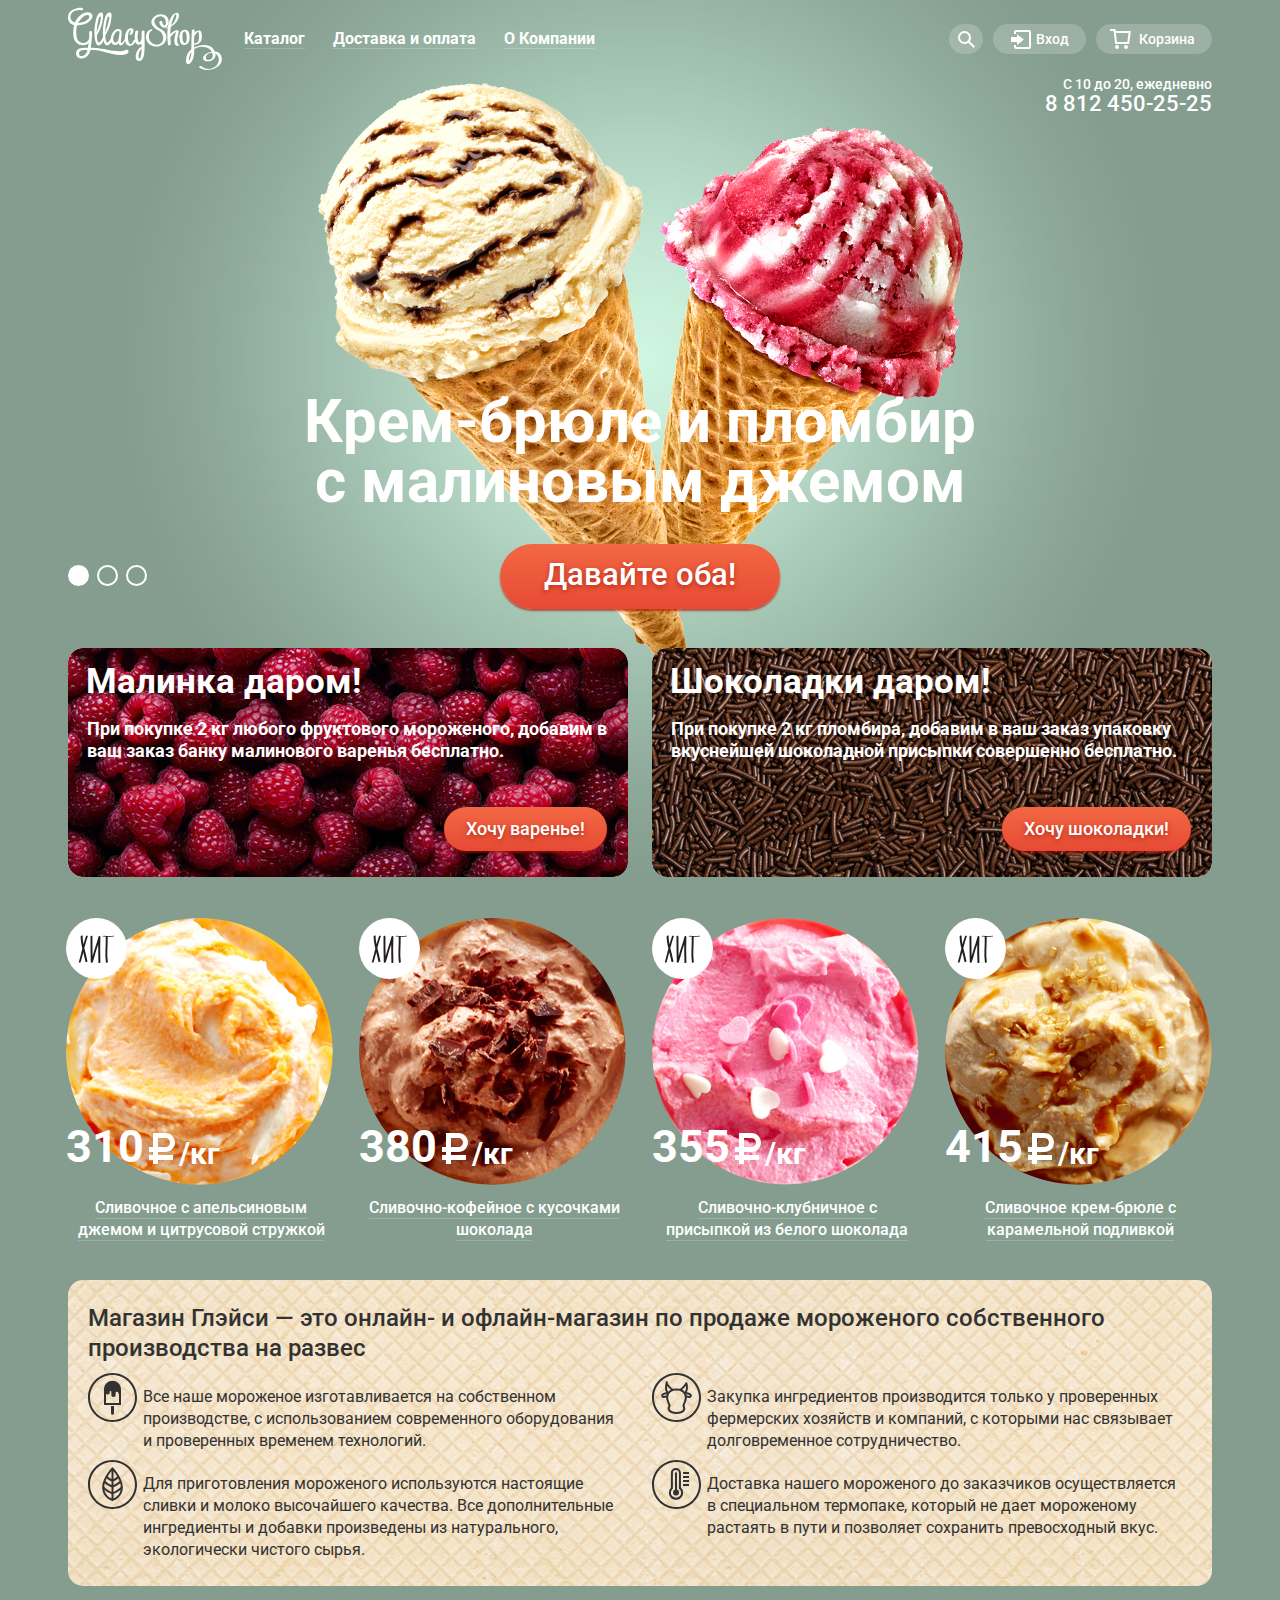
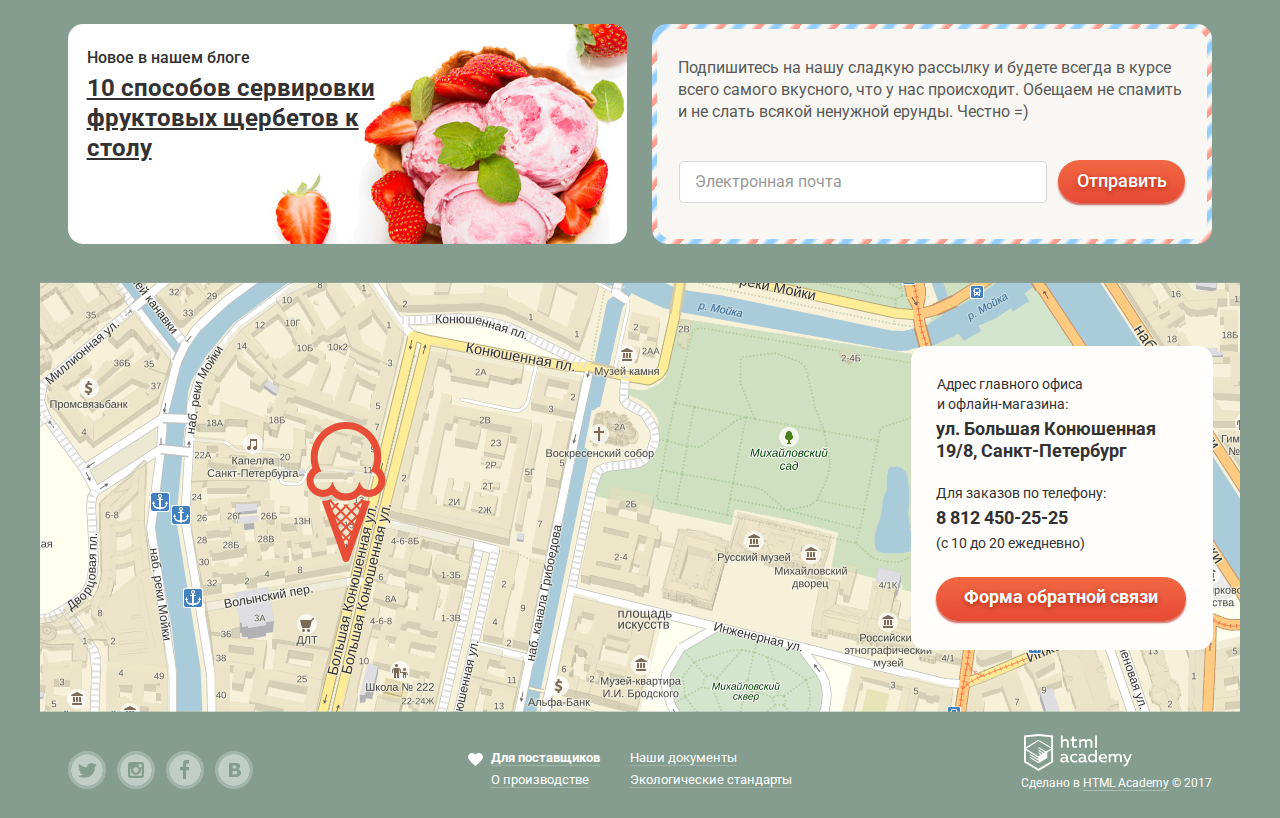
<file: index.html>
<!DOCTYPE html>
<html lang="ru">
  <head>
    <meta charset="utf-8">
    <title>Gllasy Shop</title>
    <link href="https://fonts.googleapis.com/css?family=Roboto:400,500,700&amp;subset=cyrillic" rel="stylesheet">
    <link href="css/normalize-min.css" rel="stylesheet">
    <link href="css/style-min.css" rel="stylesheet">
  </head>

  <body>
    <input class="filter-toggle" type="radio" id="product-1" name="toggle" checked>
    <input class="filter-toggle" type="radio" id="product-2" name="toggle">
    <input class="filter-toggle" type="radio" id="product-3" name="toggle">
    
    <div class="site-wrapper">
      <div class="content">
        <header class="main-header">
          <a class="main-header-logo">
            <img src="img/logo.svg" width="154" height="64" alt="Логотип Gllasy">
          </a>
          <nav class="main-navigation">
            <ul class="site-navigation">
              <li class="site-navigation-submenu">
                <a href="#" class="site-navigation-link">Каталог</a>
                <div>
                  <ul class="site-navigation-catalog-submenu">
                    <li class="submenu-item-new"><a  href="#">Новинки</a></li>
                    <li><a class="catalog-submenu-link" href="catalog.html">Сливочное</a></li>
                    <li><a class="catalog-submenu-link" href="#">Щербеты</a></li>
                    <li><a class="catalog-submenu-link" href="#">Фруктовый лед</a></li>
                    <li><a class="catalog-submenu-link" href="#">Мелорин</a></li>
                  </ul>
                </div>
              </li>

              <li class="site-navigation-delivey">
                <a class="site-navigation-link" href="#">Доставка и оплата</a>
              </li>

              <li class="site-navigation-company">
                <a class="site-navigation-link" href="#">О Компании</a>
              </li>
            </ul>

            <ul class="user-navigation">
              <li class="user-navigation-search">
                <a class="user-navigation-search-link user-navigation-link" href="#"> <span class="visually-hidden">Поиск</span></a>

                <form class="user-navigation-search-form" action="https://echo.htmlacademy.ru" method="get">
                  <label for="search-string" class="visually-hidden">Поиск по сайту</label>
                  <input class="user-navigation-search-string input-text" type="search" id="search-string"  placeholder="Что ищем?" name="search">
                </form>
              </li>

              <li class="user-navigation-login">
                <a class="user-navigation-login-link user-navigation-link" href="#">Вход</a>

                <form class="user-navigation-login-form" method="post" action="https://echo.htmlacademy.ru">
                  <fieldset class="user-navigation-login-fieldset">
                    <legend class="visually-hidden">Вход</legend>
                    <p>
                      <label class="visually-hidden" for="user-login" >Электронная почта</label>
                      <input class="user-navigation-login-input input-text" id="user-login" type="text" name="login" placeholder="Электронная почта" required>
                    </p>
                    <p>
                      <label class="visually-hidden" for="user-password">Пароль</label>
                      <input class="user-navigation-login-input input-text" id="user-password" type="password" name="password" placeholder="Пароль" required>
                    </p>

                    <button class="button" type="submit">Войти</button>
                    <div class="form-login-link-wrapp">
                      <a class="form-login-link" href="#">Забыли пароль?</a>
                      <a class="form-login-link" href="#">Новая регистрация</a>
                    </div>
                  </fieldset>
                </form>
              </li>

              <li class="user-navigation-basket">
                <a class="user-navigation-basket-link user-navigation-link" href="#">Корзина</a>

                <form class="user-navigation-basket-form" action="https://echo.htmlacademy.ru" method="post">
                  <fieldset>
                    <legend class="visually-hidden">Список товаров</legend>
                    <output name="basket-orders"></output>
                  </fieldset>
                  <button type="submit" class="main-header-user-basket-button">Оформить заказ</button>
                </form>
              </li>
            </ul>
          </nav>
        </header>

        <main class="main-container">
          <h1 class="visually-hidden">Магазин мороженого Gllacy</h1>

          <div class="contacts-schedule-telephone">
            <p class="schedule">С 10 до 20, ежедневно</p>
            <p class="telephone">8 812 450-25-25</p>
          </div>

          <section class="slider">
            <div class="slider-controls">
              <label for="product-1">Первый</label>
              <label for="product-2">Второй</label>
              <label for="product-3">Третий</label>
            </div>
            <ul class="slider-list">
              <li class="slider-item slide" id="slide1">
                <h3 class="slide-title">
                  Крем-брюле и пломбир с малиновым джемом
                </h3>
                <a class="button slide-button" href="#">Давайте оба!</a>
              </li>

              <li class="slider-item slide" id="slide2">
                <h3 class="slide-title">
                  Шоколадный пломбир и лимонный сорбет
                </h3>
                <a class="button slide-button" href="#">Давайте оба!</a>
              </li>

              <li class="slider-item slide" id="slide3">
                <h3 class="slide-title">
                  Пломбир с помадкой и клубничный щербет
                </h3>
                <a class="button slide-button" href="#">Давайте оба!</a>
              </li>
            </ul>
          </section>

          <section class="action">
            <div class="action-raspberry">
              <h2>Малинка даром!</h2>
              <p>
                При покупке 2 кг любого фруктового мороженого,
                добавим в ваш заказ банку малинового варенья бесплатно.

              </p>
              <a class="button link" href="news.html">Хочу варенье!</a>
            </div>

            <div class="action-chocolate">
              <h2>Шоколадки даром!</h2>
              <p>
                При покупке 2 кг пломбира, добавим в ваш заказ упаковку
                вкуснейшей шоколадной присыпки  совершенно бесплатно.
              </p>
              <a class="button link" href="news.html">Хочу шоколадки!</a>
            </div>
          </section>

          <section class="catalog">
            <h2 class="visually-hidden">Витрина</h2>
            <ul class="catalog-list">
              <li class="catalog-item item-hit">
                <img src="img/ice_cream1.png" width="267" height="267" alt=" ">
                <p>310<span>/кг</span></p>

                <div class="catalog-back">
                  <a class="button catalog-button">Быстрый просмотр</a>
                </div>
                 <a class="catalog-title-link">Сливочное с апельсиновым джемом и цитрусовой стружкой</a>
              </li>

              <li class="catalog-item item-hit">
                <img src="img/ice_cream2.png" width="267" height="267" alt=" ">
                <p>380<span>/кг</span></p>
                <div class="catalog-back">
                  <a class="button catalog-button">Быстрый просмотр</a>
                </div>
                <a class="catalog-title-link">Сливочно-кофейное с кусочками шоколада</a>
                </li>

              <li class="catalog-item item-hit">
                <img src="img/ice_cream3.png" width="267" height="267" alt=" ">
                <p>355<span>/кг</span></p>
                <div class="catalog-back">
                  <a class="button catalog-button">Быстрый просмотр</a>
                </div>
                <a class="catalog-title-link">Сливочно-клубничное с присыпкой из белого шоколада</a>
              </li>

              <li class="catalog-item item-hit">
                <img src="img/ice_cream4.png" width="267" height="267" alt=" ">
                <p>415<span>/кг</span></p>

                <div class="catalog-back">
                  <a class="button catalog-button">Быстрый просмотр</a>
                </div>
                <a class="catalog-title-link">Сливочное крем-брюле с карамельной подливкой</a>
              </li>
            </ul>
          </section>

          <section class="seo">
            <h2>
              Магазин Глэйси — это онлайн- и офлайн-магазин по продаже мороженого собственного производства на развес
            </h2>
            <ul class="seo-list">
              <li class="seo-item ice-cream">
                <p>
                  Все наше мороженое изготавливается на собственном производстве, с использованием
                  современного оборудования и проверенных временем технологий.
                </p>
              </li>

              <li class="seo-item cow">
                <p>
                  Закупка ингредиентов  производится только у проверенных фермерских хозяйств и компаний,
                  с которыми нас связывает долговременное сотрудничество.
                </p>
              </li>

              <li class="seo-item eco">
                <p>
                  Для приготовления мороженого используются настоящие сливки и молоко высочайшего качества.
                  Все дополнительные ингредиенты и добавки произведены из натурального, экологически чистого сырья.
                </p>
              </li>

              <li class="seo-item thermometer">
                <p>
                  Доставка нашего мороженого до заказчиков осуществляется в специальном термопаке,
                  который не дает мороженому растаять в пути и позволяет сохранить превосходный вкус.
                </p>
              </li>
            </ul>
          </section>

          <section class="subscription">
            <div class="subscription-wrapper-gradien">
              <div class="subscription-wrapper">
                <h2 class="visually-hidden">Подписка</h2>
                <p>
                  Подпишитесь на нашу сладкую рассылку и будете всегда
                  в курсе всего самого вкусного, что у нас происходит.
                  Обещаем не спамить и не слать всякой ненужной ерунды. Честно =)
                </p>
                <form class="question" method="post" action="https://echo.htmlacademy.ru">
                  <label for="question-email" class="visually-hidden">Email</label>
                  <input class="question-email-input input-text" type="email" id="question-email" name="question-email" required  placeholder="Электронная почта">
                  <button type="submit" class="button">Отправить</button>
                </form>
              </div>
            </div>

            <article class="news">
              <h2> Новое в нашем блоге</h2>
              <a href="#"> 10 способов сервировки фруктовых щербетов к столу </a>
            </article>
          </section>

          <section class="contacts">
            <div class="maps">
              <img class="map-img" src="img/map.png" width="1200" height="430" alt="Логотип Gllasy">
              <iframe src="https://www.google.com/maps/embed?pb=!1m18!1m12!1m3!1d1998.5991043651586!2d30.320894616097!3d59.938794181876254!2m3!1f0!2f0!3f0!3m2!1i1024!2i768!4f13.1!3m3!1m2!1s0x4696310fca5ba729%3A0xea9c53d4493c879f!2z0JHQvtC70YzRiNCw0Y8g0JrQvtC90Y7RiNC10L3QvdCw0Y8g0YPQuy4sIDE5LCDQodCw0L3QutGCLdCf0LXRgtC10YDQsdGD0YDQsywgMTkxMTg2!5e0!3m2!1sru!2sru!4v1522449715020" width="1200" height="430" style="border:0" allowfullscreen></iframe>
            </div>
            <div class="contacts-info">
              <h2 class="visually-hidden">Контакты</h2>
              <p class="contacts-address-title">Адрес главного офиса и офлайн-магазина:</p>
              <p class="contacts-address">ул. Большая Конюшенная 19/8, Санкт-Петербург</p>
              <p class="contacts-telephone-title">Для заказов по телефону:</p>
              <p class="contacts-telephone">8 812 450-25-25</p>
              <p class="contacts-string-time">(с 10 до 20 ежедневно)</p>
              <a class="button contacts-button">Форма обратной связи</a>
            </div>
          </section>

          <section class="feedback-container">
            <h3 class="feedback-heading">Мы обязательно вам ответим!</h3>
            <form class="feedback-form" action="http://echo.htmlacademy.ru" method="post">
              <p>
                <label class="visually-hidden" for="feedback-name">Как вас зовут?</label>
                <input class="feedback-name-field input-text" id="feedback-name" type="text" name="feedback-name" value="" placeholder="Как вас зовут?" required>
              </p>
              <p>
                <label class="visually-hidden" for="feedback-email">Ваша почта для ответа</label>
                <input class="feedback-email-field input-text" id="feedback-email" type="email" name="feedback-email" value="" placeholder="Ваша почта для ответа" required>
              </p>
              <p>
                <label class="visually-hidden" for="feedback-wishes">Ваши пожелания</label>
                <textarea  class="feedback-wishes-field input-text" id="feedback-wishes" name="feedback-wishes" rows="6" cols="40" placeholder="Напишите что-нибудь..." required></textarea>
              </p>
              <div class="feedback-button-wrapper">
                <button class="button" type="submit">Отправить</button>
              </div>
            </form>
            <button class="modal-close" type="button"><span class="visually-hidden">Закрыть</span></button>
          </section>
        </main>

        <footer class="main-footer">
          <section class="footer-social">
            <h2 class="visually-hidden">Мы в соц. сетях</h2>
            <ul class= "social-list">
              <li class= "social-item">
                 <a class="social-button" href="#" aria-label="Twitter">
                  <svg xmlns="http://www.w3.org/2000/svg" width="32" height="32" viewBox="0 0 32 32"><path class="svg-fill" fill="#FFF" d="M16 0C7.164 0 0 7.164 0 16c0 8.837 7.164 16 16 16 8.837 0 16-7.163 16-16 0-8.836-7.163-16-16-16zm7.944 12.809c-.251 6.516-3.463 10.832-10.992 10.702h-.486c-.447 0-4.543-.443-5.344-1.823 2.479.19 4.247-.406 5.12-1.136-1.048-.289-2.923-.461-3.251-2.848.384.104.618.221 1.299.113-1.307-.824-2.758-1.519-2.679-3.643.311.317 1.164.518 1.46.457-.768-.233-2.149-3.244-.974-4.781 1.984 1.79 4.075 3.482 7.804 3.643.227-2.214 1.24-3.699 3.168-4.325 1.84-.479 3.255.26 3.901 1.138.737-.224 1.453-.466 2.193-.685-.004.833-.569 1.463-.935 1.709.747.165 1.423-.475 1.423-.475-.184.963-1.094 1.725-1.707 1.954z"/></svg>
                </a>
              </li>

              <li class= "social-item">
                <a class="social-button" href="#" aria-label="Instagram">
                  <svg xmlns="http://www.w3.org/2000/svg" width="32" height="32" viewBox="0 0 32 32"><g class="svg-fill" fill="#FFF"><path d="M20.916 16a4.938 4.938 0 1 1-9.877 0c0-.394.051-.773.138-1.14h-.897v6.838h11.396V14.86h-.897c.086.367.137.746.137 1.14z"/><path d="M15.978 18.659c1.466 0 2.659-1.193 2.659-2.659s-1.193-2.659-2.659-2.659c-1.466 0-2.659 1.193-2.659 2.659s1.192 2.659 2.659 2.659zM18.637 10.302h3.039v3.039h-3.039z"/><path d="M16 0C7.164 0 0 7.164 0 16c0 8.837 7.164 16 16 16 8.837 0 16-7.163 16-16 0-8.836-7.163-16-16-16zm7.955 21.698a2.285 2.285 0 0 1-2.279 2.279H10.279A2.285 2.285 0 0 1 8 21.698V10.302a2.286 2.286 0 0 1 2.279-2.279h11.396a2.286 2.286 0 0 1 2.279 2.279v11.396z"/></g></svg>
                </a>
              </li>

              <li class= "social-item">
                <a class="social-button" href="#" aria-label="Facebook">
                  <svg xmlns="http://www.w3.org/2000/svg" width="32" height="32" viewBox="0 0 32 32"><path class="svg-fill" fill="#FFF" d="M16 0C7.164 0 0 7.163 0 16s7.164 16 16 16c8.837 0 16-7.164 16-16S24.837 0 16 0zm4.062 9.455h-3.021v3.444h3.021v3.445h-3.021v8.61H14.02v-8.61H11v-3.445h3.021V9.455c0-1.902 1.353-3.445 3.021-3.445h3.021v3.445z"/></svg>
                </a>
              </li>

              <li class= "social-item">
                <a class="social-button" href="#" aria-label="Вконтакте">
                  <svg xmlns="http://www.w3.org/2000/svg" width="32" height="32" viewBox="0 0 32 32"><g class="svg-fill" fill="#FFF"><path d="M16.637 14.495c.402-.019.719-.082.951-.188.326-.145.54-.33.641-.559.101-.229.15-.496.15-.797 0-.232-.058-.465-.174-.697-.116-.232-.322-.405-.617-.517-.264-.1-.592-.155-.984-.165a76.242 76.242 0 0 0-1.652-.014h-.339v2.965h.565c.571 0 1.057-.009 1.459-.028zM18.118 17.084c-.282-.081-.672-.125-1.166-.132a127.97 127.97 0 0 0-1.55-.009h-.79v3.493h.264c1.014 0 1.74-.003 2.18-.009a3.2 3.2 0 0 0 1.212-.245c.377-.157.633-.364.774-.625s.214-.562.214-.9c0-.446-.088-.788-.261-1.03-.17-.241-.464-.423-.877-.543z"/><path d="M16 0C7.164 0 0 7.164 0 16c0 8.837 7.164 16 16 16 8.837 0 16-7.163 16-16 0-8.836-7.163-16-16-16zm6.602 20.531a3.73 3.73 0 0 1-1.124 1.327c-.552.415-1.161.71-1.823.886s-1.501.264-2.519.264h-6.121V8.987h5.443c1.13 0 1.957.038 2.48.113a5.126 5.126 0 0 1 1.561.5c.533.27.929.632 1.189 1.087.26.455.392.975.392 1.558 0 .678-.179 1.278-.536 1.795-.358.518-.863.92-1.517 1.208v.075c.917.182 1.642.559 2.179 1.13.537.571.807 1.325.807 2.261 0 .678-.138 1.283-.411 1.817z"/></g></svg>
                </a>
              </li>
            </ul>
          </section>

          <div class="footer-links">
            <ul class="links-one">
              <li>
                <a class="footer-link footer-list-supplier" href="#">
                  <svg xmlns="http://www.w3.org/2000/svg" width="15" height="13" viewBox="0 0 15 13"><path fill="#FFF" d="M10.799 0c-1.35 0-2.551.65-3.3 1.661A4.097 4.097 0 0 0 4.199 0C1.875 0 0 1.806 0 4.044 0 7.223 7.499 13 7.499 13s7.499-5.777 7.499-8.956C14.998 1.806 13.123 0 10.799 0z"/></svg>
                  <span> Для поставщиков </span>
                </a>
              </li>

              <li>
                <a class="footer-link" href="#">О производстве</a>
              </li>
            </ul>

            <ul class="links-two">
              <li>
                <a class="footer-link" href="#">Наши документы</a>
              </li>

              <li>
                <a class="footer-link" href="#">Экологические стандарты</a>
              </li>
            </ul>
          </div>

          <section class="footer-copyright">
            <h2 class="visually-hidden">Разработано</h2>
            <a class="footer-link-img" href="https://htmlacademy.ru/intensive/htmlcss">
                <img src="img/logo-htmlacademy.svg" width="108" height="39" alt=" ">
              </a>
            <p>Сделано в <a class="footer-link" href="https://htmlacademy.ru/intensive/htmlcss"> HTML Academy</a> © 2017</p>
          </section>
        </footer>
      </div>
    </div>
    <script src="js/script-min.js"></script>
  </body>
</html>
</file>
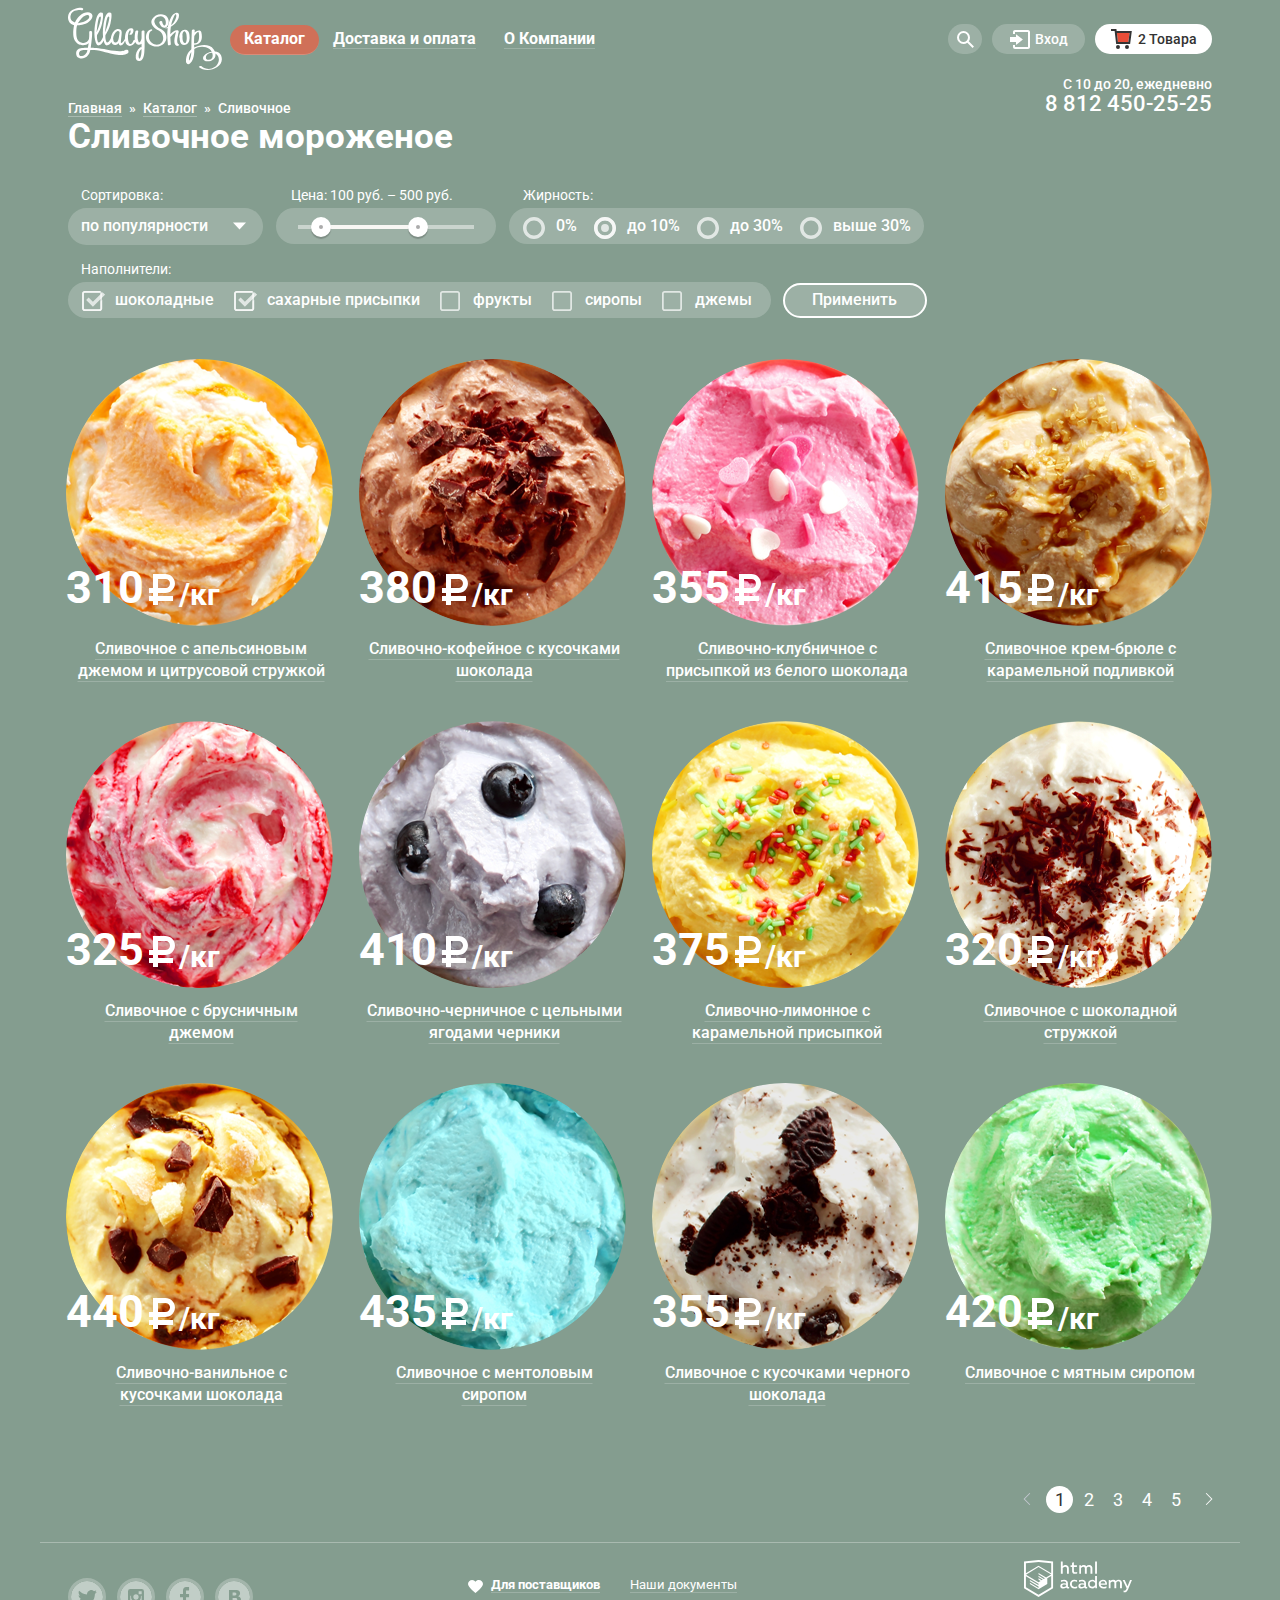
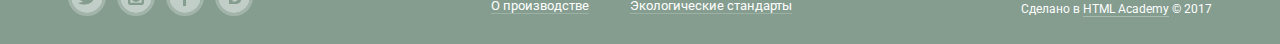
<file: catalog.html>
<!DOCTYPE html>
<html lang="ru">
  <head>
  <meta charset="utf-8">
  <title>Gllasy Shop</title>
  <link href="https://fonts.googleapis.com/css?family=Roboto:400,500,700&amp;subset=cyrillic" rel="stylesheet">
  <link href="css/normalize-min.css" rel="stylesheet">
  <link href="css/style-min.css" rel="stylesheet">
  </head>

  <body>
    <div class="site-wrapper">
      <div class="content">
        <header class="main-header">
          <a class="main-header-logo all-link" href="index.html">
            <img src="img/logo.svg" width="154" height="64" alt="Логотип Gllasy">
          </a>

          <nav class="main-navigation">
            <ul class="site-navigation">

              <li class="site-navigation-submenu">
                <a class="site-navigation-link-red site-navigation-link" href="#">Каталог</a>
                <div>
                  <ul class="site-navigation-catalog-submenu">
                    <li class="submenu-item-new">
                      <a  href="#">Новинки</a>
                    </li>

                    <li>
                      <a class="catalog-submenu-link current-page" href="catalog.html">Сливочное</a>
                    </li>

                    <li>
                      <a class="catalog-submenu-link" href="#">Щербеты</a>
                    </li>

                    <li>
                      <a class="catalog-submenu-link" href="#">Фруктовый лед</a>
                    </li>

                    <li>
                      <a class="catalog-submenu-link" href="#">Мелорин</a>
                    </li>
                  </ul>
                </div>
              </li>

              <li class="site-navigation-delivey">
                <a class="site-navigation-link" href="#">Доставка и оплата</a>
              </li>

              <li class="site-navigation-company">
                <a class="site-navigation-link" href="#">О Компании</a>
              </li>
            </ul>

            <ul class="user-navigation">
              <li class="user-navigation-search">
                <a class="user-navigation-search-link user-navigation-link" href="#"> <span class="visually-hidden">Поиск</span></a>

                <form class="user-navigation-search-form" action="https://echo.htmlacademy.ru" method="get">
                  <label for="search-string" class="visually-hidden">Поиск по сайту</label>
                  <input class="user-navigation-search-string input-text" type="search" id="search-string"  placeholder="Что ищем?" name="search">
                </form>
              </li>

              <li class="user-navigation-login">
                <a class="user-navigation-login-link user-navigation-link" href="#">Вход</a>

                <form class="user-navigation-login-form" method="post" action="https://echo.htmlacademy.ru">
                  <fieldset class="user-navigation-login-fieldset">
                    <legend class="visually-hidden">Вход</legend>
                    <p>
                      <label class="visually-hidden" for="user-login" >Электронная почта</label>
                      <input class="user-navigation-login-input input-text" id="user-login" type="text" name="login" placeholder="Электронная почта" required>
                    </p>
                    <p>
                      <label class="visually-hidden" for="user-password">Пароль</label>
                      <input class="user-navigation-login-input input-text" id="user-password" type="password" name="password" placeholder="Пароль" required>
                    </p>

                    <button class="button" type="submit">Войти</button>
                    <div class="form-login-link-wrapp">
                      <a class="form-login-link all-link" href="#">Забыли пароль?</a>
                      <a class="form-login-link all-link" href="#">Новая регистрация</a>
                    </div>
                  </fieldset>
                </form>
              </li>

              <li class="user-navigation-basket">
                <a class="user-navigation-link user-navigation-basket-link-active" href="#">2 Товара</a>
                <div class="basket-container-wrapper">
                  <div class="basket-container">
                    <h2 class="visually-hidden">Корзина товаров</h2>
                    <table>
                      <tr>
                        <td>
                          <a class="delete-item all-link" href="#">
                            <span class="visually-hidden">Удалить</span>
                          </a>
                        </td>
                        <td><img src="img/ice_cream1.png" width="33" height="33" alt="Пломбир с апельсиновым джемом"></td>
                        <td>Пломбир с апельсиновым джемом</td>
                        <td>1,5 кг x <span class="basket-item-price">200 руб.</span></td>
                        <td>300 руб.</td>
                      </tr>

                      <tr>
                        <td>
                          <a class="delete-item all-link" href="#">
                            <span class="visually-hidden">Удалить</span>
                          </a>
                        <td><img src="img/ice_cream3.png" width="33" height="33" alt="Клубничный пломбир с присыпкой из белого шоколада"></td>
                        <td>Клубничный пломбир с присыпкой из белого шоколада</td>
                        <td>1,5 кг x <span class="basket-item-price">300 руб.</span></td>
                        <td>450 руб.</td>
                      </tr>
                    </table>
                    <hr>
                    <div class="confirm-wrapper">
                      <p class="basket-total-price">Итого: 750 руб.</p>
                      <a class="button basket-button" href="#">Оформить заказ</a>
                    </div>
                  </div>
                </div>
              </li>
            </ul>
          </nav>
        </header>

        <main class="main-container">
          <div class="breadcrums">
            <ul class="breadcrums-list">
              <li class="breadcrums-item">
                <a class="breadcrums-link all-link" href="index.html">Главная</a>
              </li>

              <li class="breadcrums-item">
                <a class="breadcrums-link all-link" href="#">Каталог</a>
              </li>

              <li class="breadcrums-item all-link">
                Сливочное
              </li>
            </ul>
          </div>

          <div class="contacts-schedule-telephone">
            <p class="schedule">С 10 до 20, ежедневно</p>
            <p class="telephone">8 812 450-25-25</p>
          </div>

          <div class = "catalog-title">
            <h2 >Сливочное мороженое</h2>
          </div>

          <section class="filters">
            <h2 class="visually-hidden">Фильтер товаров</h2>
            <form class="filters-form" action="https://echo.htmlacademy.ru" method="get">
              <fieldset class="filter-item">
                <legend class="filter-caption">Сортировка:</legend>
                <select class="sorting-select" name="sorting" id="sorting">
                  <option class="sorting-option" value="popular">по популярности</option>
                  <option class="sorting-option" value="price up">сначала недорогие</option>
                  <option class="sorting-option" value="price down">сначала дорогие</option>
                  <option class="sorting-option" value="fat">по жирности</option>
                </select>
              </fieldset>

              <fieldset class="filter-item">
                <legend class="filter-caption visually-hidden">Фильтер по диапозону стоимости товаров</legend>
                <p class="filter-caption price-filter-caption">Цена: 100 руб. – 500 руб.</p>
                <div class="price-filter-inner filter-item-inner">
                  <div class="filter-line">
                    <div class="filter-active-line"></div>
                    <div class="filter-ring ring-min">
                      <span class="visually-hidden"> Минимальная величина</span>
                    </div>
                    <div class="filter-ring ring-max">
                      <span class="visually-hidden"> Максимальная величина</span>
                    </div>
                    <div class="price-filter-counter visually-hidden">
                      <label for="price-filter-min"></label>
                      <input id="price-filter-min" name="price-filter-min" type="number" placeholder="0">
                      <label for="price-filter-max"></label>
                      <input id="price-filter-max" name="price-filter-max" type="number" placeholder="10000">
                    </div>
                  </div>
                </div>
              </fieldset>

              <fieldset class="filter-item">
                <legend class="filter-caption filter-caption-fatty">Жирность:</legend>
                <div class="fatty-inner filter-item-inner">
                  <input class="filter-toggle" name="fatty-toggle" id="fatty-0" type="radio" value="0%">
                  <label for="fatty-0">0%</label>
                  <input class="filter-toggle" name="fatty-toggle" id="fatty-less10" type="radio" value="less10%" checked>
                  <label for="fatty-less10">до 10%</label>
                  <input class="filter-toggle" name="fatty-toggle" id="fatty-less30" type="radio" value="less30%">
                  <label for="fatty-less30">до 30%</label>
                  <input class="filter-toggle" name="fatty-toggle" id="fatty-more30" type="radio" value="more30%">
                  <label for="fatty-more30">выше 30%</label>
                </div>
              </fieldset>

              <fieldset class="filter-item">
                <legend class="filter-caption">Наполнители:</legend>
                <div class="filler-inner filter-item-inner">
                  <input class="filter-checkbox" type="checkbox" name="filler-chocolate" id="fillers-chocolate" checked>
                  <label for="fillers-chocolate">шоколадные</label>
                  <input class="filter-checkbox" type="checkbox" name="filler-sugar" id="fillers-sugar" checked>
                  <label for="fillers-sugar">сахарные присыпки</label>
                  <input class="filter-checkbox" type="checkbox" name="filler-fruits" id="fillers-fruits">
                  <label for="fillers-fruits">фрукты</label>
                  <input class="filter-checkbox" type="checkbox" name="filler-syrup" id="fillers-syrup">
                  <label for="fillers-syrup">сиропы</label>
                  <input class="filter-checkbox" type="checkbox" name="filler-jam" id="fillers-jam">
                  <label for="fillers-jam">джемы</label>
                </div>
              </fieldset>

              <button class="filter-button" type="submit">Применить</button>
            </form>
          </section>

          <section class="catalog catalog-decor">
            <h2 class="visually-hidden">Витрина</h2>
            <ul class="catalog-list">
              <li class="catalog-item">
                <img src="img/ice_cream1.png" width="267" height="267" alt=" ">
                <p>310<span>/кг</span></p>

                <div class="catalog-back">
                  <a class="button catalog-button">Быстрый просмотр</a>
                </div>
                 <a class="catalog-title-link all-link">Сливочное с апельсиновым джемом и цитрусовой стружкой</a>
              </li>

              <li class="catalog-item">
                <img src="img/ice_cream2.png" width="267" height="267" alt=" ">
                <p>380 <span>/кг</span></p>
                <div class="catalog-back">
                  <a class="button catalog-button">Быстрый просмотр</a>
                </div>
                <a class="catalog-title-link all-link">Сливочно-кофейное с кусочками шоколада</a>
                </li>

              <li class="catalog-item">
                <img src="img/ice_cream3.png" width="267" height="267" alt=" ">
                <p>355 <span>/кг</span></p>
                <div class="catalog-back">
                  <a class="button catalog-button">Быстрый просмотр</a>
                </div>
                <a class="catalog-title-link all-link">Сливочно-клубничное с присыпкой из белого шоколада</a>
              </li>

              <li class="catalog-item">
                <img src="img/ice_cream4.png" width="267" height="267" alt=" ">
                <p>415 <span>/кг</span></p>

                <div class="catalog-back">
                  <a class="button catalog-button">Быстрый просмотр</a>
                </div>
                <a class="catalog-title-link all-link">Сливочное крем-брюле с карамельной подливкой</a>
              </li>

              <li class="catalog-item">
                <img src="img/ice_cream5.png" width="267" height="267" alt=" ">
                <p>325 <span>/кг</span></p>

                <div class="catalog-back">
                  <a class="button catalog-button ">Быстрый просмотр</a>
                </div>
                <a class="catalog-title-link all-link">Сливочное с брусничным джемом</a>
              </li>

              <li class="catalog-item">
                <img src="img/ice_cream6.png" width="267" height="267" alt=" ">
                <p>410 <span>/кг</span></p>

                <div class="catalog-back">
                  <a class="button catalog-button">Быстрый просмотр</a>
                </div>
                <a class="catalog-title-link all-link">Сливочно-черничное с цельными ягодами черники </a>
              </li>

              <li class="catalog-item">
                <img src="img/ice_cream7.png" width="267" height="267" alt=" ">
                <p>375 <span>/кг</span></p>

                <div class="catalog-back">
                  <a class="button catalog-button">Быстрый просмотр</a>
                </div>
                <a class="catalog-title-link all-link">Сливочно-лимонное с карамельной присыпкой</a>
              </li>

              <li class="catalog-item">
                <img src="img/ice_cream8.png" width="267" height="267" alt=" ">
                <p>320 <span>/кг</span></p>

                <div class="catalog-back">
                  <a class="button catalog-button">Быстрый просмотр</a>
                </div>
                <a class="catalog-title-link all-link">Сливочное с шоколадной стружкой</a>
              </li>

              <li class="catalog-item">
                <img src="img/ice_cream9.png" width="267" height="267" alt=" ">
                <p>440 <span>/кг</span></p>

                <div class="catalog-back">
                  <a class="button catalog-button">Быстрый просмотр</a>
                </div>
                <a class="catalog-title-link all-link">Сливочно-ванильное с кусочками шоколада</a>
              </li>

              <li class="catalog-item">
                <img src="img/ice_cream10.png" width="267" height="267" alt=" ">
                <p>435 <span>/кг</span></p>

                <div class="catalog-back">
                  <a class="button catalog-button">Быстрый просмотр</a>
                </div>
                <a class="catalog-title-link all-link">Сливочноe с ментоловым сиропом</a>
              </li>

              <li class="catalog-item">
                <img src="img/ice_cream11.png" width="267" height="267" alt=" ">
                <p>355 <span>/кг</span></p>

                <div class="catalog-back">
                  <a class="button catalog-button">Быстрый просмотр</a>
                </div>
                <a class="catalog-title-link all-link">Сливочное с кусочками черного шоколада</a>
              </li>

              <li class="catalog-item">
                <img src="img/ice_cream12.png" width="267" height="267" alt=" ">
                <p>420 <span>/кг</span></p>

                <div class="catalog-back">
                  <a class="button catalog-button">Быстрый просмотр</a>
                </div>
                <a class="catalog-title-link all-link">Сливочное с мятным сиропом</a>
              </li>
            </ul>

            <ul class="pagination-list">
              <li class="pagination-item pagination-item-current">
                <a class="pagination-link first-pagination-link">1</a>
              </li>

              <li class="pagination-item">
                <a class="pagination-link" href="#">2</a>
              </li>

              <li class="pagination-item">
                <a class="pagination-link" href="#">3</a>
              </li>

              <li class="pagination-item">
                <a class="pagination-link" href="#">4</a>
              </li>

              <li class="pagination-item">
                <a class="pagination-link" href="#">5</a>
              </li>
            </ul>
          </section>
        </main>

        <footer class="main-footer">
          <section class="footer-social">
            <h2 class="visually-hidden">Мы в соц. сетях</h2>
            <ul class= "social-list">
              <li class= "social-item">
                 <a class="social-button" href="#" aria-label="Twitter">
                  <svg xmlns="http://www.w3.org/2000/svg" width="32" height="32" viewBox="0 0 32 32"><path class="svg-fill" fill="#FFF" d="M16 0C7.164 0 0 7.164 0 16c0 8.837 7.164 16 16 16 8.837 0 16-7.163 16-16 0-8.836-7.163-16-16-16zm7.944 12.809c-.251 6.516-3.463 10.832-10.992 10.702h-.486c-.447 0-4.543-.443-5.344-1.823 2.479.19 4.247-.406 5.12-1.136-1.048-.289-2.923-.461-3.251-2.848.384.104.618.221 1.299.113-1.307-.824-2.758-1.519-2.679-3.643.311.317 1.164.518 1.46.457-.768-.233-2.149-3.244-.974-4.781 1.984 1.79 4.075 3.482 7.804 3.643.227-2.214 1.24-3.699 3.168-4.325 1.84-.479 3.255.26 3.901 1.138.737-.224 1.453-.466 2.193-.685-.004.833-.569 1.463-.935 1.709.747.165 1.423-.475 1.423-.475-.184.963-1.094 1.725-1.707 1.954z"/></svg>
                </a>
              </li>

              <li class= "social-item">
                <a class="social-button" href="#" aria-label="Instagram">
                  <svg xmlns="http://www.w3.org/2000/svg" width="32" height="32" viewBox="0 0 32 32"><g class="svg-fill" fill="#FFF"><path d="M20.916 16a4.938 4.938 0 1 1-9.877 0c0-.394.051-.773.138-1.14h-.897v6.838h11.396V14.86h-.897c.086.367.137.746.137 1.14z"/><path d="M15.978 18.659c1.466 0 2.659-1.193 2.659-2.659s-1.193-2.659-2.659-2.659c-1.466 0-2.659 1.193-2.659 2.659s1.192 2.659 2.659 2.659zM18.637 10.302h3.039v3.039h-3.039z"/><path d="M16 0C7.164 0 0 7.164 0 16c0 8.837 7.164 16 16 16 8.837 0 16-7.163 16-16 0-8.836-7.163-16-16-16zm7.955 21.698a2.285 2.285 0 0 1-2.279 2.279H10.279A2.285 2.285 0 0 1 8 21.698V10.302a2.286 2.286 0 0 1 2.279-2.279h11.396a2.286 2.286 0 0 1 2.279 2.279v11.396z"/></g></svg>
                </a>
              </li>

              <li class= "social-item">
                <a class="social-button" href="#" aria-label="Facebook">
                  <svg xmlns="http://www.w3.org/2000/svg" width="32" height="32" viewBox="0 0 32 32"><path class="svg-fill" fill="#FFF" d="M16 0C7.164 0 0 7.163 0 16s7.164 16 16 16c8.837 0 16-7.164 16-16S24.837 0 16 0zm4.062 9.455h-3.021v3.444h3.021v3.445h-3.021v8.61H14.02v-8.61H11v-3.445h3.021V9.455c0-1.902 1.353-3.445 3.021-3.445h3.021v3.445z"/></svg>
                </a>
              </li>

              <li class= "social-item">
                <a class="social-button" href="#" aria-label="Вконтакте">
                  <svg xmlns="http://www.w3.org/2000/svg" width="32" height="32" viewBox="0 0 32 32"><g class="svg-fill" fill="#FFF"><path d="M16.637 14.495c.402-.019.719-.082.951-.188.326-.145.54-.33.641-.559.101-.229.15-.496.15-.797 0-.232-.058-.465-.174-.697-.116-.232-.322-.405-.617-.517-.264-.1-.592-.155-.984-.165a76.242 76.242 0 0 0-1.652-.014h-.339v2.965h.565c.571 0 1.057-.009 1.459-.028zM18.118 17.084c-.282-.081-.672-.125-1.166-.132a127.97 127.97 0 0 0-1.55-.009h-.79v3.493h.264c1.014 0 1.74-.003 2.18-.009a3.2 3.2 0 0 0 1.212-.245c.377-.157.633-.364.774-.625s.214-.562.214-.9c0-.446-.088-.788-.261-1.03-.17-.241-.464-.423-.877-.543z"/><path d="M16 0C7.164 0 0 7.164 0 16c0 8.837 7.164 16 16 16 8.837 0 16-7.163 16-16 0-8.836-7.163-16-16-16zm6.602 20.531a3.73 3.73 0 0 1-1.124 1.327c-.552.415-1.161.71-1.823.886s-1.501.264-2.519.264h-6.121V8.987h5.443c1.13 0 1.957.038 2.48.113a5.126 5.126 0 0 1 1.561.5c.533.27.929.632 1.189 1.087.26.455.392.975.392 1.558 0 .678-.179 1.278-.536 1.795-.358.518-.863.92-1.517 1.208v.075c.917.182 1.642.559 2.179 1.13.537.571.807 1.325.807 2.261 0 .678-.138 1.283-.411 1.817z"/></g></svg>
                </a>
              </li>
            </ul>
          </section>

          <div class="footer-links">
            <ul class="links-one">
              <li>
                <a class="footer-link footer-list-supplier" href="#">
                  <svg xmlns="http://www.w3.org/2000/svg" width="15" height="13" viewBox="0 0 15 13"><path fill="#FFF" d="M10.799 0c-1.35 0-2.551.65-3.3 1.661A4.097 4.097 0 0 0 4.199 0C1.875 0 0 1.806 0 4.044 0 7.223 7.499 13 7.499 13s7.499-5.777 7.499-8.956C14.998 1.806 13.123 0 10.799 0z"/></svg>
                  <span> Для поставщиков </span>
                </a>
              </li>
              <li><a class="footer-link all-link" href="#">О производстве</a></li>
            </ul>

            <ul class="links-two">
              <li>
                <a class="footer-link all-link" href="#">Наши документы</a>
              </li>

              <li>
                <a class="footer-link all-link" href="#">Экологические стандарты</a>
              </li>
            </ul>
          </div>

          <section class="footer-copyright">
            <h2 class="visually-hidden">Разработано</h2>
            <a class="footer-link-img" href="https://htmlacademy.ru/intensive/htmlcss">
              <img src="img/logo-htmlacademy.svg" width="108" height="39" alt=" ">
            </a>
            <p>Сделано в <a class="footer-link" href="https://htmlacademy.ru/intensive/htmlcss"> HTML Academy</a> © 2017</p>
          </section>
        </footer>
      </div>
    </div>
  </body>
</html>
</file>
<file: css/style-min.css>
@keyframes bounce{0%{transform:translateY(-2000px)}70%{transform:translateY(30px)}90%{transform:translateY(-10px)}to{transform:translateY(0)}}.input-text,body{font-family:Roboto,"Arial",sans-serif}body{background-color:#849d8f;background-position:top center;background-repeat:no-repeat;margin:0;color:#fff;font-size:18px;font-weight:500;line-height:1.2;padding:0}a{text-decoration:none;cursor:pointer}a:active,a:hover{border-bottom-color:rgba(249,172,159,.3);color:#ffbc9e}img{height:auto;max-width:100%}.input-text{border:1px solid rgba(178,178,178,.52);border-radius:5px;box-sizing:border-box;color:#323232;font-size:16px;font-weight:700;line-height:18px;padding:8px 15px}.input-text::-webkit-input-placeholder{color:#999;font-family:Roboto,"Arial",sans-serif;font-size:16px;font-weight:400;line-height:24px}.input-text::-moz-placeholder{color:#999;font-family:Roboto,"Arial",sans-serif;font-size:16px;font-weight:400;line-height:24px}.input-text:-ms-input-placeholder{color:#999;font-family:Roboto,"Arial",sans-serif;font-size:16px;font-weight:400;line-height:24px}.input-text:-moz-placeholder{color:#999;font-family:Roboto,"Arial",sans-serif;font-size:16px;font-weight:400;line-height:24px}.input-text:hover{border:2px solid rgba(178,178,178,.52);padding:7px 14px}.input-text:focus{border:2px solid rgba(46,136,228,.52);padding:7px 14px}.filter-checkbox,.filter-toggle,.visually-hidden:not(:focus):not(:active){border:0;clip-path:inset(100%);clip:rect(0 0 0 0);margin:-1px;height:1px;overflow:hidden;padding:0;position:absolute;width:1px;white-space:nowrap}.container{display:flex;flex-direction:column;flex-wrap:wrap;justify-content:center;padding:0 2.3%;position:relative}.main-container,.main-header{display:flex;justify-content:flex-start}.main-container{flex-wrap:wrap}.main-header{align-items:center;padding:0 2.3%}.main-header-logo{margin-top:7px}.main-navigation,.site-navigation{align-items:center;display:flex;flex-wrap:wrap;margin:0}.main-navigation{flex-grow:1;position:relative;justify-content:space-between;padding:0 0 0 8px}.site-navigation{justify-content:flex-start;list-style:none;padding:0}.site-navigation-link,.site-navigation-link-red{color:#fff;cursor:pointer;font-size:16px;line-height:18px;text-decoration:none}.site-navigation-link{border-bottom:1px solid rgba(255,255,255,.2);font-weight:700;margin:4px 14px;padding:0}.site-navigation-link-red{background-color:#d07058;border-radius:50px;margin:0;padding:4px 14px 6px}[class^=site-navigation-link]:active,[class^=site-navigation-link]:hover{background-color:#f7f6f3;border-radius:50px;color:#333;margin:0;padding:4px 14px 6px}[class^=site-navigation-link]:active{background-color:#ededed;box-shadow:inset 0 2px 2px #696969}.site-navigation-submenu:hover .site-navigation-catalog-submenu,.user-navigation-basket:hover .basket-container-wrapper{display:block}.site-navigation-catalog-submenu{list-style:none;background:#f8f7f4;border-radius:5px;box-sizing:border-box;box-shadow:5px 20px 20px rgba(0,0,0,.4);-webkit-box-shadow:5px 20px 20px rgba(0,0,0,.4);display:none;left:0;margin:11px 2px;padding:0;position:absolute;z-index:10}.catalog-submenu-link,.submenu-item-new a{color:#323232;display:block;font-size:14px;line-height:16px}.submenu-item-new a{border-bottom:1px solid rgba(53,53,53,.2);font-weight:700;padding:11px 20px}.catalog-submenu-link{border-radius:0;cursor:pointer;font-weight:400;padding:8px 20px;text-decoration:none}.current-page{background-color:#d07058}.catalog-submenu-link:hover{background-color:#f6b5a5;color:#323232}.catalog-submenu-link:active{background-color:#d07058;color:#323232}.user-navigation{align-items:center;display:flex;flex-wrap:wrap;justify-content:flex-end;margin:0;padding:0;list-style:none;width:400px}.user-navigation-link{background-color:rgba(255,255,255,.2);border-radius:50px;color:#fff;cursor:pointer;font-size:14px;line-height:16px;position:relative;text-decoration:none}.user-navigation-link:hover{background-color:#fff;color:#333}.user-navigation-search-link{background-image:url(../img/loupe.svg);background-repeat:no-repeat;background-position:center;height:22px;padding:7px 17px;width:22px}.user-navigation-search-link:hover{background-image:url(../img/loupe_black.svg)}.user-navigation-basket-link,.user-navigation-login-link{background-image:url(../img/entrance.svg);background-position:18px center;background-repeat:no-repeat;padding:7px 17px 7px 43px}.user-navigation-login-link:hover{background-image:url(../img/entrance_black.svg)}.user-navigation-basket-link{background-image:url(../img/basket.svg);background-position:14px center}.user-navigation-basket-link-active,.user-navigation-basket-link:hover{background-image:url(../img/basket_red.svg)}.user-navigation-basket-link-active{background-color:#fff;background-repeat:no-repeat;background-position:16px center;color:#333;padding:7px 15px 7px 43px}.basket{align-items:center;box-sizing:border-box;-ms-flex-align:center;-webkit-box-align:center;background-color:rgba(255,255,255,.2);border-radius:16px;display:-webkit-box;display:-ms-flexbox;display:flex;padding-left:16px;padding-right:16px;position:relative;min-width:117px;height:32px;-webkit-box-sizing:border-box}.basket .basket-icon{margin-right:6px}.basket:focus+.basket-container-wrapper,.basket:hover+.basket-container-wrapper,.user-basket:hover .basket-container-wrapper{display:block}.basket:focus circle,.basket:focus path,.user-basket:hover circle,.user-basket:hover path{fill:#000}.basket.not-empty,.user-basket:hover .basket{background-color:#f8f7f4;color:#323232}.basket.not-empty circle,.basket.not-empty path{fill:#000}.basket.not-empty polygon{fill:#e84d37}.basket-container-wrapper{display:none;padding-top:4px;position:absolute;top:28px;right:0;z-index:3}.basket-container{background-color:#f8f7f4;border-radius:5px;box-shadow:0 20px 20px 0 rgba(0,0,0,.4);-webkit-box-shadow:0 20px 20px 0 rgba(0,0,0,.4);box-sizing:border-box;-webkit-box-sizing:border-box;color:#323232;font-size:13px;line-height:16px;padding:20px 15px;width:540px}.basket-total-price{text-align:right}.basket-button{left:331px;position:relative}.basket-container table{border-collapse:collapse}.delete-item{display:block;height:11px;position:relative;width:11px}.basket-container .delete-item::after,.basket-container .delete-item::before{background-color:#000;content:"";height:1px;left:-1px;position:absolute;width:13px}.basket-container .delete-item::before{top:5px;transform:rotate(45deg);-ms-transform:rotate(45deg);-webkit-transform:rotate(45deg)}.basket-container .delete-item::after{top:5px;transform:rotate(-45deg);-ms-transform:rotate(-45deg);-webkit-transform:rotate(-45deg)}.basket-container hr{background-color:#cacac7;border:0;height:1px;margin:3px 0 0;padding:0}.basket-container td{padding-bottom:15px;padding-right:11px}.basket-container img{border-radius:50%;height:33px;width:33px}.basket-container td:nth-child(3){width:230px}.basket-container td:nth-child(4){text-align:center;width:115px}.basket-container td:last-child{text-align:center;width:60px}.basket-item-price{color:#999}.user-navigation-search{position:relative;z-index:10}.user-navigation li{margin:0 0 0 10px}.catalog-item:hover .catalog-back,.user-navigation-login:hover .user-navigation-login-form,.user-navigation-search:hover .user-navigation-search-form{display:block}.user-navigation-search-form{background-color:#f8f7f4;border-radius:5px;box-shadow:5px 20px 20px rgba(0,0,0,.4);-webkit-box-shadow:5px 20px 20px rgba(0,0,0,.4);display:none;padding:22px 15px;position:absolute;right:0;top:31px}.user-navigation-search-string{background-position:center;height:40px;width:310px}.user-navigation-login{position:relative;z-index:10}.user-navigation-login-form{display:none}.user-navigation-login-fieldset{background-color:#f8f7f4;border:0;border-radius:8px;box-shadow:5px 20px 20px rgba(0,0,0,.4);-webkit-box-shadow:5px 20px 20px rgba(0,0,0,.4);margin:0;padding:4px 16px 12px 19px;position:absolute;right:0;top:30px}.user-navigation-login-fieldset .button{margin:3px 0 9px}.user-navigation-login-input{display:inline-block;height:44px;position:relative;vertical-align:center;width:242px}.form-login-link{border-bottom:1px solid rgba(0,0,0,.2);color:#323232;cursor:pointer;font-size:14px;font-weight:400;line-height:16px}.user-navigation-basket-form{display:none}.form-login-link-wrapp{bottom:25px;position:absolute;right:0;width:140px}.site-wrapper{background-color:#849d8f;background-repeat:no-repeat;background-position:top center;margin:0 auto;width:100%}.content{margin:0 auto;width:1200px}.site-wrapper::after,.site-wrapper::before{content:""}.site-wrapper::before{background-image:url(../img/slider-item2.png)}.site-wrapper::after{background-image:url(../img/slider-item3.png)}.contacts-schedule-telephone{display:flex;flex-grow:1;flex-direction:column;justify-content:flex-start;padding:0 2.3%;text-align:right;width:44%;z-index:1}.schedule,.telephone{font-size:14px;line-height:16px;margin:0;padding:0}.telephone{font-size:22px;line-height:24px}.slider{color:#fff;display:flex;margin:276px auto 0;position:relative;padding:0 2.3%;text-align:center;width:100%;z-index:0}.slider-list{margin:0 auto;padding:0;list-style:none}.slide{display:none}.slide-title{font-size:60px;font-weight:700;line-height:60px;margin:0 auto;width:700px}.button.slide-button{font-weight:500;font-size:31px;line-height:41px;margin:32px 0 0;padding:10px 44px 14px;vertical-align:top}.button{background:#f26843;background:linear-gradient(to bottom,#f26843 0%,#e74a35 100%);border-radius:50px;box-shadow:0 2px 2px rgba(172,16,0,.64);border:0;color:#fff;cursor:pointer;display:inline-block;font-weight:500;font-size:18px;line-height:24px;padding:9px 24px;text-align:center;text-decoration:none;text-shadow:0 2px 5px rgba(160,32,11,.76);vertical-align:center}.button:hover{background:linear-gradient(to bottom,#f58669 0%,#ec6f5e 100%);box-shadow:0 2px 2px #ac1000;color:#fff}.button:active{background:linear-gradient(to bottom,#d84732 0%,#e1613e 100%);box-shadow:inset 0 2px 2px #ac1000;color:#fff}.slider-controls{bottom:23px;font-size:0;position:absolute;z-index:20}.slider-controls label{background-color:transparent;border:2px solid #fff;border-radius:50%;cursor:pointer;display:inline-block;height:17px;margin-right:8px;vertical-align:top;width:17px}#product-1:checked~.site-wrapper{background-color:#849d8f;background-image:url(../img/slider-item1.png)}#product-1:checked~body{background-color:#849d8f}#product-2:checked~.site-wrapper{background-color:#8996a6;background-image:url(../img/slider-item2.png)}#product-2:checked~body{background-color:#8996a6}#product-3:checked~.site-wrapper{background-color:#9d8b84;background-image:url(../img/slider-item3.png)}#product-3:checked~body{background-color:#849d8f}#product-1:checked~.site-wrapper #slide1,#product-2:checked~.site-wrapper #slide2,#product-3:checked~.site-wrapper #slide3{display:block}#product-1:checked~.site-wrapper label[for=product-1],#product-2:checked~.site-wrapper label[for=product-2],#product-3:checked~.site-wrapper label[for=product-3]{background-color:#fff}#product-1:hover~.site-wrapper label[for=product-1],#product-2:hover~.site-wrapper label[for=product-2],#product-3:hover~.site-wrapper label[for=product-3]{background-color:rgba(248,247,244,.4)}.action{display:flex;font-weight:700;justify-content:space-between;margin:39px auto 41px;padding:0 2.3%;width:100%}.button.link{cursor:pointer;bottom:26px;padding:10px 22px;position:absolute;right:21px}.action h2{font-size:35px;line-height:41px;margin:13px 18px}.action p{font-size:18px;line-height:22px;margin:16px 19px}.action-chocolate,.action-raspberry{border-radius:15px;height:229px;position:relative;width:560px;background-color:#d3607c;background-repeat:no-repeat;background-image:url(../img/raspberry_for_free.jpg)}.action-chocolate{background-color:#4f270f;background-image:url(../img/chocolates_for_free.jpg)}.catalog{display:flex;flex-wrap:wrap;justify-content:flex-end;margin:0}.catalog-decor{border-bottom:1px solid rgba(255,255,255,.3)}.catalog-list{display:flex;flex-wrap:wrap;justify-content:flex-start;margin:0;padding:0;list-style:none}.catalog-item{margin:0 0 40px 26px;min-height:322px;position:relative;padding:0;width:267px}.item-hit::before{background-image:url(../img/hit.svg);content:"";height:61px;position:absolute;top:0;width:61px;z-index:2}.catalog-back{background-color:rgba(248,247,244,.2);border-radius:5px;box-shadow:0 20px 20px 0 rgba(0,0,0,.4);display:none;height:400px;left:-12px;position:absolute;top:0;width:290px;z-index:10}.catalog-button{bottom:17px;left:38px;position:absolute}.catalog-item img:first-child{border-radius:100%;position:relative;height:267px;width:267px}.catalog-title-link,.catalog-title-link:active,.catalog-title-link:hover{cursor:pointer;font-size:16px;font-weight:500;left:7px;line-height:22px;max-width:267px;position:absolute;text-align:center;text-decoration:underline;text-underline-position:under;top:279px;width:256px;z-index:10}.catalog-title-link{color:#fff;text-decoration-color:rgba(255,255,255,.2)}.catalog-title-link:active,.catalog-title-link:hover{color:#fbded7;text-decoration-color:rgba(249,172,159,.3)}.catalog-title-link:active{color:#f6b5a5}.catalog p,.catalog span{font-weight:700;position:absolute;white-space:nowrap}.catalog p{top:161px;font-size:45px;line-height:45px}.catalog p::before,.pagination-list::after,.pagination-list::before{background-repeat:no-repeat;background-position:0 0;content:"";position:absolute;top:7px}.catalog p::before{background-image:url(../img/ruble.svg);left:81px;height:34px;width:30px}.catalog span{font-size:30px;line-height:60px;margin:0 0 0 35px}.pagination-list{align-items:center;display:flex;flex-flow:row wrap;justify-content:flex-end;list-style:none;margin:41px 50px 29px 0;position:relative;width:267px}.pagination-list::after,.pagination-list::before{height:12px;width:8px}.pagination-list::before{left:140px;transform:rotate(180deg);background-image:url(../img/icon-left-small.svg)}.pagination-list::after{background-image:url(../img/icon-right-small.svg);right:-23px}.pagination-list a{color:#fff;display:inline-block;font-weight:400;height:22px;line-height:18px;margin-left:1px;margin-right:1px;padding:5px 5px 0;text-align:center;vertical-align:top;width:17px}.pagination-list a:focus,.pagination-list a:hover{border-radius:50%;background-color:rgba(255,255,255,.2);cursor:pointer}.pagination-item-current a,.pagination-list a:active,.seo{background-color:#fff;border-radius:50%;color:#323232}.seo{background-color:#ece0c9;background-repeat:repeat;background-image:url(../img/wafer.png);border-radius:15px;display:flex;flex-direction:column;margin:0 2.3%;min-height:306px;width:1145px}.seo-list{display:flex;flex-wrap:wrap;justify-content:flex-start;list-style:none;margin:0;padding:0}.seo-item{margin:0 12px 8px 20px;padding:0;position:relative;width:532px}.seo h2{font-weight:500;font-size:24px;line-height:30px;margin:23px 20px 10px;padding:0}.seo-item p{font-weight:400;font-size:16px;line-height:22px;margin:0;padding:13px 0 0 55px}.seo-item.cow,.seo-item.ice-cream{background-image:url(../img/ice-cream.svg);background-repeat:no-repeat}.seo-item.cow{background-image:url(../img/cow.svg)}.seo-item.eco,.seo-item.thermometer{background-image:url(../img/eco.svg);background-repeat:no-repeat}.seo-item.thermometer{background-image:url(../img/thermometer.svg)}.subscription{display:flex;flex-direction:row-reverse;justify-content:space-between;margin:38px auto;padding:0 2.3%;width:100%}.subscription-wrapper-gradien{background-image:repeating-linear-gradient(132deg,#f8f7f4 0,#f8f7f4 4px,#92cdff 8px,#92cdff 12px,#f8f7f4 16px,#f8f7f4 20px,#fe9e90 24px,#fe9e90 28px);border-radius:15px;height:220px;width:560px}.subscription-wrapper{background-color:#f8f7f4;border-radius:15px;height:210px;margin:5px;width:550px}.subscription h2,.subscription p{color:#323232;font-weight:500;font-size:16px;line-height:22px}.subscription a{color:#323232;font-weight:700;font-size:24px;line-height:30px;text-decoration:underline}.subscription p{color:#5a5a5a;font-weight:400;margin:0;padding:28px 21px 0}.feedback-container{background-color:#f8f7f4;border-radius:5px;box-sizing:border-box;-webkit-box-sizing:border-box;-webkit-box-shadow:0 20px 20px 0 rgba(0,0,0,.4);box-shadow:0 20px 20px 0 rgba(0,0,0,.4);color:#323232;display:none;flex-direction:column;margin:0 361px;min-width:477px;padding:17px 24px;position:fixed;top:10%;z-index:50}.feedback-container label{clip:rect(0 0 0 0);position:absolute}.feedback-container p,.footer-copyright p{margin:0;padding:0}.feedback-heading,.news a,.news h2{font-size:24px;font-weight:500;line-height:28px;margin:0;padding:0 0 18px}.feedback-email-field,.feedback-name-field{width:267px}.feedback-email-field,.feedback-name-field,.feedback-wishes-field{background-color:#fff;box-sizing:border-box;-webkit-box-sizing:border-box;margin:0 0 20px}.feedback-email-field,.feedback-name-field{height:44px}.feedback-wishes-field{min-height:160px;min-width:429px;width:100%}.feedback-button-wrapper{margin-bottom:10px;text-align:right}.modal-close,.news{background-repeat:no-repeat}.modal-close{border:0;cursor:pointer;height:20px;position:absolute;right:15px;top:15px;background-color:transparent;background-image:url(../img/cross-big.svg);width:20px}.modal-close:active{outline:0}.news{background-color:#fff;background-image:url(../img/news.jpg);border-radius:15px;display:flex;flex-direction:column;min-height:171px;padding:23px 19px;width:521px}.news a,.news h2{color:#323232;font-size:16px;line-height:22px;padding:0}.news a{font-weight:700;font-size:24px;line-height:30px;margin:4px 0;text-decoration:underline;width:300px}.news a:active,.news a:hover{border-bottom-color:rgba(249,172,159,.3);color:#e84d37}.contacts,.maps{position:relative}.contacts{display:flex;flex-wrap:wrap;justify-content:space-between;min-height:430px}.maps{z-index:0}.maps iframe,.maps::before{left:0;position:absolute;top:0;z-index:0}.maps::before{background-image:url(../img/pin.svg);background-repeat:no-repeat;background-position:0;content:"";height:140px;left:266px;top:140px;width:80px;z-index:2}.contacts-info{background-color:#fffefc;border-radius:15px;height:304px;margin:64px 0 0;position:absolute;right:27px;width:302px}.contacts-address-title,.contacts-telephone-title{color:#323232;font-weight:400;font-size:14px;line-height:20px;margin:28px 26px 0;max-width:150px}.contacts-telephone-title{max-width:200px;margin:21px 25px 0}.contacts-address,.contacts-telephone{color:#323232;font-weight:700;font-size:18px;line-height:22px;margin:4px 25px 3px;max-width:250px}.contacts-string-time{color:#323232;font-weight:400;font-size:14px;margin:6px 25px 0;max-width:200px}.contacts a{color:#fff;font-weight:700;font-size:18px;line-height:24px;margin:26px 0 0 25px;padding:8px 28px 12px;text-align:center}.question-legend{color:#323232;font-weight:400;font-size:24px;line-height:28px}.question-email-input{height:42px;margin:38px 5px 0 22px;width:368px}.question .button{font-family:Roboto,"Arial",sans-serif;margin:0 0 0 2px;padding:9px 18px 10px 19px;vertical-align:bottom}.main-footer{align-items:center;display:flex;flex-wrap:wrap;justify-content:space-between;margin:0 0 24px;padding:0 2.3%}.footer-social{align-items:center;margin:35px 0 0}.footer-social,.social-item,.social-list{display:flex;flex-wrap:wrap}.social-list{justify-content:flex-start;list-style:none;padding:0;margin:0}.social-item{margin:0 13px 0 0;width:36px}.social-item a{text-decoration:none}.social-item svg{border:3px solid rgba(255,255,255,.5);border-radius:50%;fill:#000;opacity:.5}.social-item svg:active,.social-item svg:hover{border-radius:50px;border:3px solid rgba(255,255,255,.7);opacity:1}.social-item svg:active{border-radius:100%;fill:#000}.social-item svg:active .svg-fill{fill:#e9e9e9}.footer-links{display:flex;flex-wrap:wrap;justify-content:space-between;margin:24px 33px 0 0;padding:0}.links-one,.links-two{list-style:none;margin:0 0 0 30px;padding:0}.footer-link{border-bottom:1px solid rgba(255,255,255,.2);color:#fff;cursor:pointer;font-family:Roboto,"Arial",sans-serif;font-size:13px;font-weight:400;line-height:16px;text-align:right}.footer-list-supplier{font-weight:700;position:relative}.footer-list-supplier svg{left:-23px;position:absolute;top:3px}.footer-copyright,.footer-copyright .footer-link{color:#fefefe;font-weight:400;font-size:12px;line-height:16px}.footer-copyright{margin:15px 0 0}.footer-copyright .footer-link{border-bottom:1px solid #a9bbb1;cursor:pointer;font-family:Roboto,"Arial",sans-serif}.footer-copyright .footer-link:active,.footer-copyright .footer-link:hover{color:#ffbc9e;border-bottom-color:rgba(249,172,159,.3)}.footer-copyright img{margin:0 3px}.breadcrumbs,.breadcrumbs a{color:#fff;font-weight:400;font-size:14px;line-height:16px;width:44%}.section-title{display:flex;flex-wrap:wrap;justify-content:space-between}.breadcrums{margin:0;padding:0 2.3%}.breadcrums-list{color:#fff;display:flex;flex-grow:1;font-size:14px;justify-content:flex-start;line-height:16px;list-style:none;margin:24px 0 0;padding:0;width:320px}.breadcrums a{border-bottom:1px solid #a9bbb1;color:#fff;margin-right:21px;position:relative}.breadcrums a::after{background-repeat:repeat-x;background-position:0 0;content:"»";height:10px;position:absolute;right:-17px;width:10px}.breadcrums a:active,.breadcrums a:hover{color:#ffbc9e}.catalog-title,.filters{padding:0 2.3%}.catalog-title h2{font-size:35px;font-weight:700;line-height:41px;margin:0;text-align:left}.filters{margin:30px 0 25px}.filters-form{color:#fff;display:flex;flex-flow:row wrap;font-family:Roboto,"Arial",sans-serif;font-weight:400;justify-content:flex-start;min-height:131px;width:880px}.filter-item{border:0;margin:0 8px 16px 0;padding:0}.sorting-select{background-color:rgba(255,255,255,.2)}.filter-item-inner,.sorting-select{border-radius:25px;font-family:Roboto,"Arial",sans-serif;font-size:16px;font-weight:500;line-height:18px}.filter-caption{color:#fff;font-size:14px;line-height:16px;margin:0 0 5px 13px}.sorting-select{background-repeat:no-repeat;background-image:url(../img/select-arrow.svg);background-size:13px 12px;background-position:165px 12px;border:0;color:#fff;cursor:pointer;min-height:37px;padding:6px 13px;width:195px;-webkit-appearance:none;-moz-appearance:none}.sorting-select::-ms-expand{display:none}.sorting-select:hover{background-repeat:no-repeat;background-image:url(../img/select-arrow-black.svg);background-size:13px 12px;background-position:165px 12px;color:#323232;margin:0;min-height:37px;padding:6px 13px;width:195px}.filter-item-inner,.sorting-option{background-color:rgba(255,255,255,.2)}.sorting-option{border:0;color:#323232;margin-left:5px;width:195px}.filter-item-inner{box-sizing:border-box;height:36px;margin:0 0 0 5px;padding:17px}.price-filter-caption{margin:0 0 5px 20px}.price-filter-inner{position:relative;width:220px}.filter-line{background-color:rgba(248,247,247,.5);height:4px;margin:0 0 0 5px;padding:0;width:176px}.filter-active-line{background-color:#f8f7f4;height:4px;margin-left:15px;width:107px}.filter-ring{background:#ababab;border:8px solid #fff;border-radius:50%;box-shadow:0 2px 1px 0 rgba(0,1,1,.2);cursor:pointer;height:4px;position:absolute;top:9px;width:4px}.ring-min{left:35px}.ring-max{left:132px}.filter-item-inner label{box-sizing:border-box;display:block;cursor:pointer;padding-left:28px;position:relative;user-select:none}.filter-caption-fatty{margin:0 11px 5px 19px}.fatty-inner{padding:0;width:415px}.fatty-inner,.filler-inner{align-items:center;display:flex;flex-flow:row wrap;justify-content:flex-start}.fatty-inner label{margin:0 3px 0 19px;padding:0 0 0 28px}.filler-inner label{margin:0 6px 0 19px;padding:0 0 0 28px}.filter-checkbox+label::before,.filter-checkbox:checked+label::after,.filter-toggle+label::before,.filter-toggle:checked+label::after{background-repeat:no-repeat;background-position:2px 0;content:"";height:25px;left:-7px;opacity:.7;position:absolute;width:25px}.filter-toggle+label::before{background-image:url(../img/radio-off.svg)}.filter-toggle:checked+label::after{background-image:url(../img/radio-on.svg)}.filter-checkbox+label::before{background-image:url(../img/checkbox-off.svg)}.filter-checkbox:checked+label::after{background-image:url(../img/checkbox-on.svg)}.filter-checkbox+label:hover::before,.filter-toggle+label:hover::before{opacity:1}.filter-checkbox+label:disabled::before,.filter-toggle+label:disabled::before{opacity:.4}.filler-inner{margin:0;padding:0;position:relative;width:703px}.filter-button{align-self:flex-end;background-color:rgba(255,255,255,.2);border:2px solid #fff;border-radius:50px;color:#fff;cursor:pointer;font:inherit;font-size:16px;font-weight:500;height:35px;line-height:18px;margin:0 4px 16px;text-align:center;vertical-align:middle;width:144px}.filter-button:active,.filter-button:hover{background-color:#fbfcfb;border-radius:50px;color:#323232}.filter-button:active{background-color:#ededed;border:0;box-shadow:inset 0 2px 1px #696969}.modal-show{animation:bounce .6s;display:flex}
</file>
